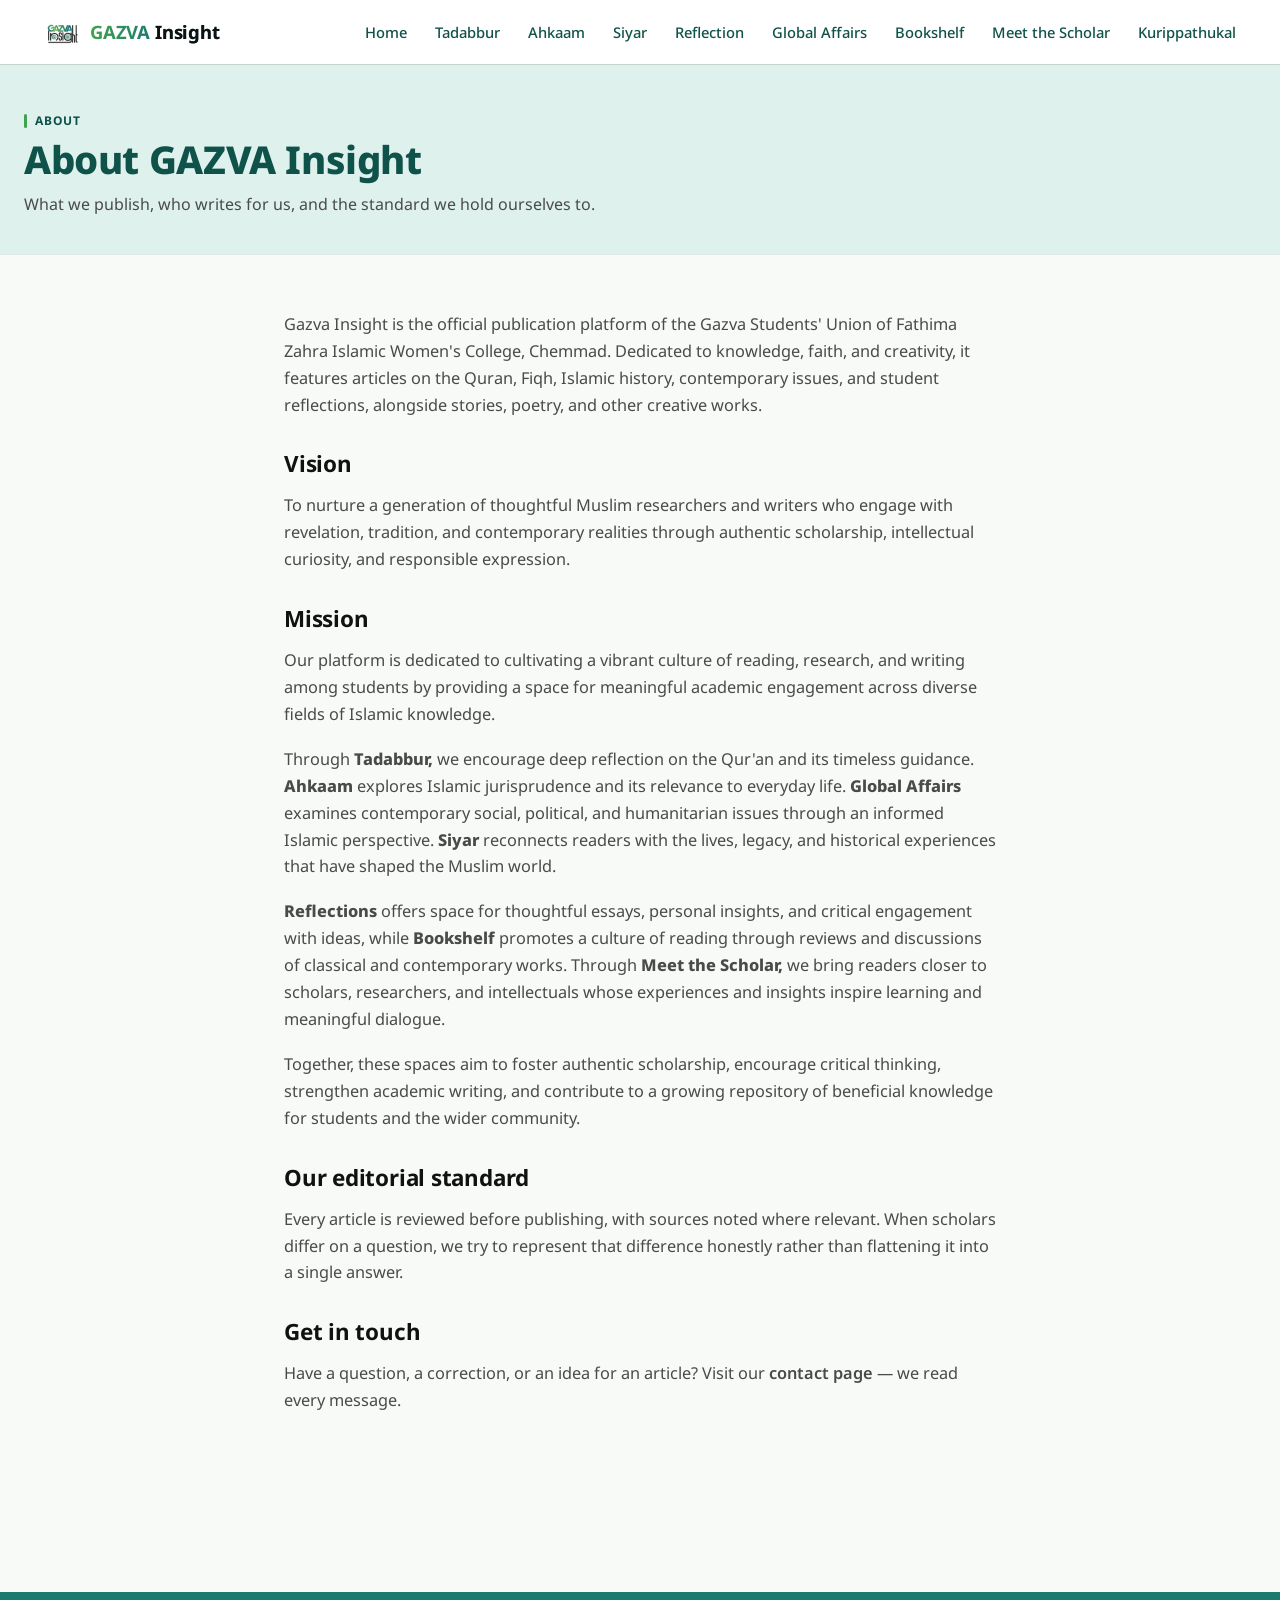
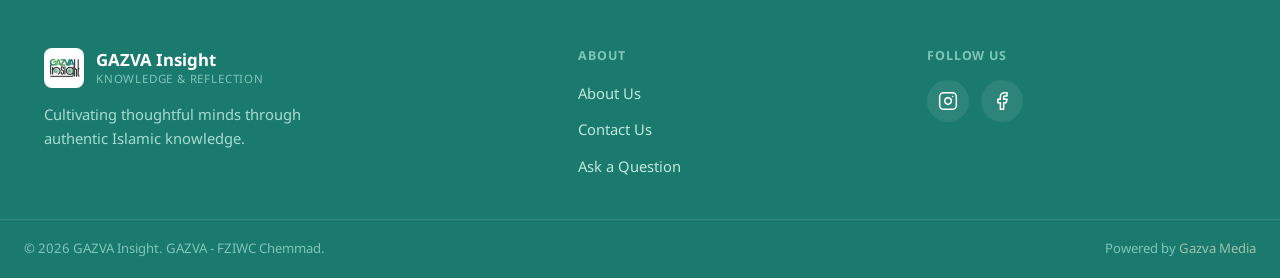
<file: about.html>
<!DOCTYPE html>
<html lang="en">
<head>
  <meta charset="UTF-8" />
  <meta name="viewport" content="width=device-width, initial-scale=1.0" />
  <title>About — Gazva Insight</title>
  <meta name="description" content="Learn about GAZVA Insights, our mission, vision, editorial values, and our commitment to promoting authentic Islamic knowledge through reading, research, and writing." />
  <link rel="preconnect" href="https://fonts.googleapis.com" />
  <link rel="preconnect" href="https://fonts.gstatic.com" crossorigin />
  <link href="https://fonts.googleapis.com/css2?family=Noto+Sans:wght@400;500;600;700;800&family=Noto+Sans+Malayalam:wght@400;500;600;700&display=swap" rel="stylesheet" />
  <link rel="stylesheet" href="css/styles.css" />
</head>
<body>
  <a href="#main" class="skip-link">Skip to content</a>

  <div id="siteHeader"></div>

  <main id="main">
    <div class="page-banner">
      <div class="page-banner__inner">
        <span class="eyebrow cat-general">About</span>
        <h1>About GAZVA Insight</h1>
        <p>What we publish, who writes for us, and the standard we hold ourselves to.</p>
      </div>
    </div>

    <section class="about-content">
      <p>Gazva Insight is the official publication platform of the Gazva Students' Union of Fathima Zahra Islamic Women's College, Chemmad. Dedicated to knowledge, faith, and creativity, it features articles on the Quran, Fiqh, Islamic history, contemporary issues, and student reflections, alongside stories, poetry, and other creative works.</p>
<h2>Vision</h2>
<p>To nurture a generation of thoughtful Muslim researchers and writers who engage with revelation, tradition, and contemporary realities through authentic scholarship, intellectual curiosity, and responsible expression.</p>
<h2>Mission</h2>
<p>Our platform is dedicated to cultivating a vibrant culture of reading, research, and writing among students by providing a space for meaningful academic engagement across diverse fields of Islamic knowledge. <br>

</p> <p>Through <span style="font-weight: 800;">Tadabbur,</span> we encourage deep reflection on the Qur'an and its timeless guidance. 
 <span style="font-weight: 800;">Ahkaam</span> explores Islamic jurisprudence and its relevance to everyday life.   <span style="font-weight: 800;">Global Affairs</span> examines contemporary social, political, and humanitarian issues through an informed Islamic perspective.  <span style="font-weight: 800;">Siyar</span> reconnects readers with the lives, legacy, and historical experiences that have shaped the Muslim world.</p>

 <p><span style="font-weight: 800;">Reflections</span> offers space for thoughtful essays, personal insights, and critical engagement with ideas, while  <span style="font-weight: 800;">Bookshelf</span> promotes a culture of reading through reviews and discussions of classical and contemporary works. Through  <span style="font-weight: 800;">Meet the Scholar,</span> we bring readers closer to scholars, researchers, and intellectuals whose experiences and insights inspire learning and meaningful dialogue.</p>

<p>Together, these spaces aim to foster authentic scholarship, encourage critical thinking, strengthen academic writing, and contribute to a growing repository of beneficial knowledge for students and the wider community.

</p>
      <h2>Our editorial standard</h2>
      <p>Every article is reviewed before publishing, with sources noted where relevant. When scholars differ on a question, we try to represent that difference honestly rather than flattening it into a single answer.</p>

      <h2>Get in touch</h2>
      <p>Have a question, a correction, or an idea for an article? Visit our <a href="contact.html" style="color: var(--forest-dark); font-weight: 600;">contact page</a> — we read every message.</p>
    </section>
  </main>

  <div id="siteFooter"></div>

  <script src="js/component.js"></script>
  <script src="js/form.js"></script>
  <script src="js/main.js"></script>
</body>
</html>
</file>
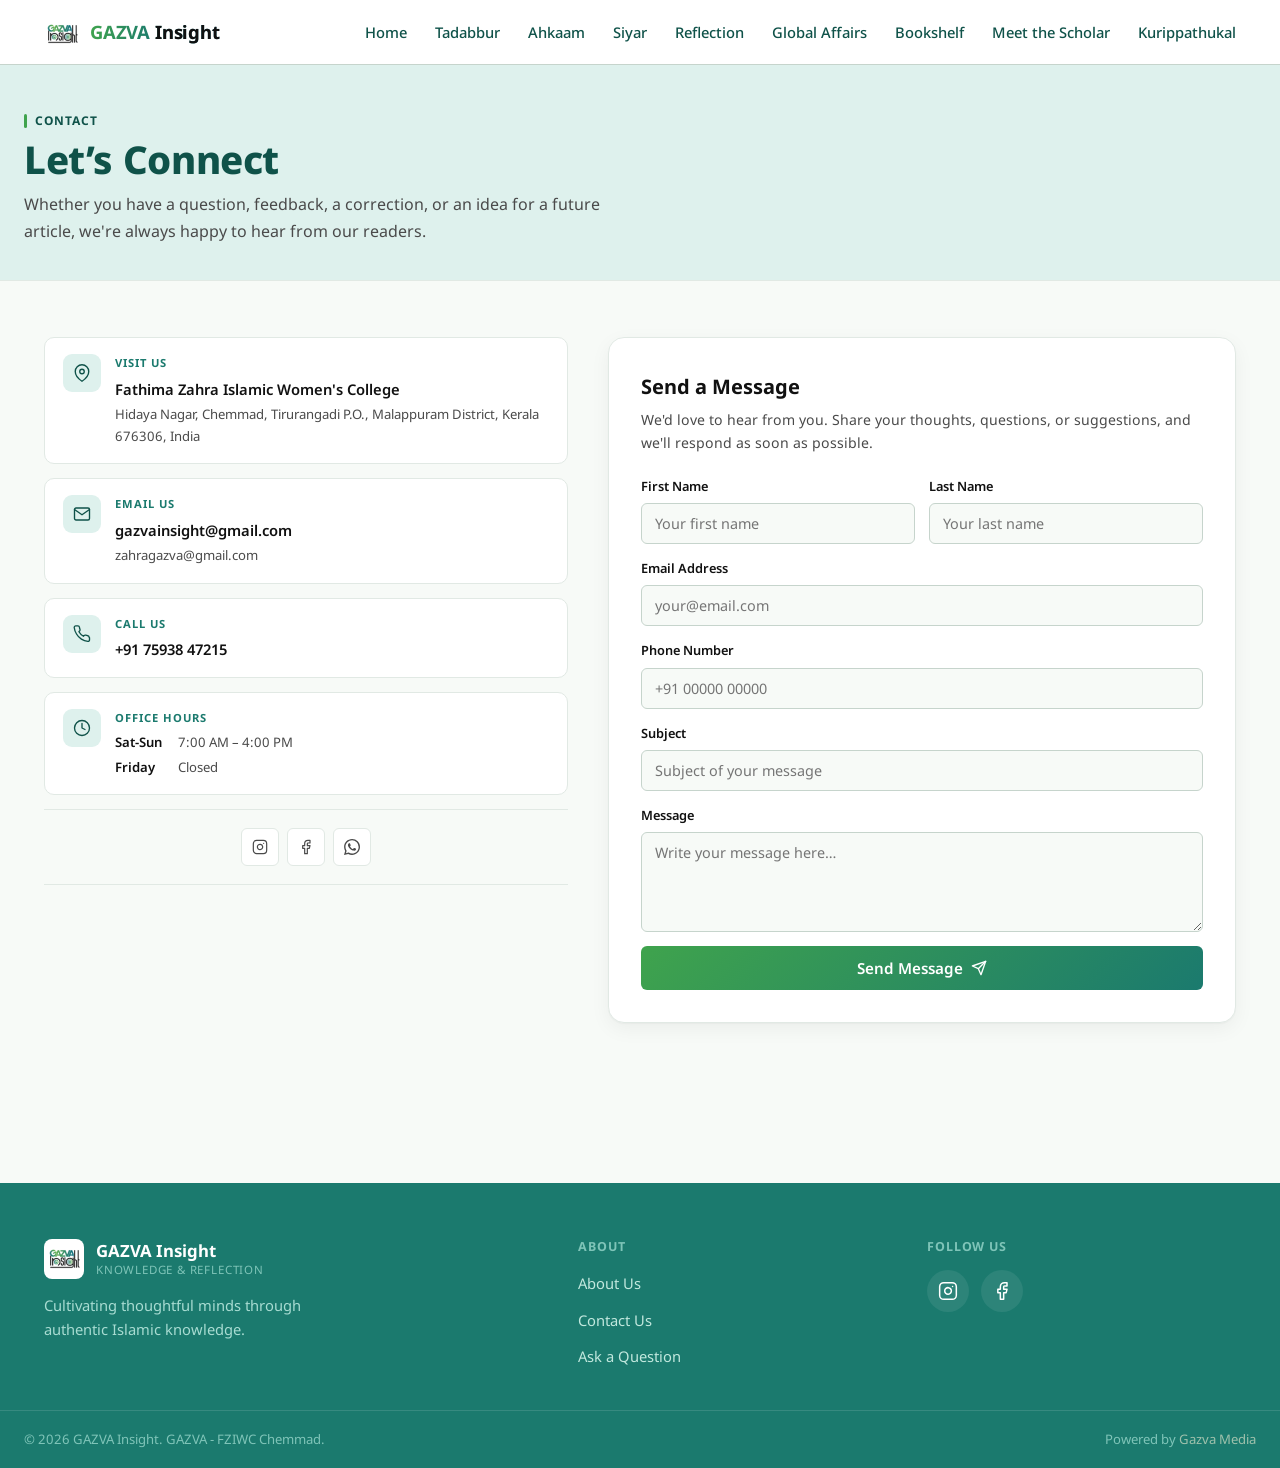
<file: contact.html>
<!DOCTYPE html>
<html lang="en">
<head>
  <meta charset="UTF-8" />
  <meta name="viewport" content="width=device-width, initial-scale=1.0" />
  <title>Contact — Gazva Insights</title>
  <meta name="description" content="Contact GAZVA Insights with your questions, feedback, article ideas, or collaboration inquiries. We'd love to hear from you." />
  <link rel="preconnect" href="https://fonts.googleapis.com" />
  <link rel="preconnect" href="https://fonts.gstatic.com" crossorigin />
  <link href="https://fonts.googleapis.com/css2?family=Noto+Sans:wght@400;500;600;700;800&family=Noto+Sans+Malayalam:wght@400;500;600;700&display=swap" rel="stylesheet" />
  <link rel="stylesheet" href="css/styles.css" />
</head>
<body>
  <a href="#main" class="skip-link">Skip to content</a>

  <div id="siteHeader"></div>

  <main id="main">
    <div class="page-banner">
      <div class="page-banner__inner">
        <span class="eyebrow cat-general">Contact</span>
        <h1>Let’s Connect</h1>
        <p>Whether you have a question, feedback, a correction, or an idea for a future article, we're always happy to hear from our readers.</p>
      </div>
    </div>
 

<section class="contact-section">
  <div class="contact-wrap">

    <!-- LEFT: Info -->
    <div class="contact-info">

      <div class="contact-info-card">
        <div class="cic-icon">
          <svg width="18" height="18" viewBox="0 0 24 24" fill="none" stroke="currentColor" stroke-width="1.8" stroke-linecap="round" stroke-linejoin="round" aria-hidden="true">
            <path d="M21 10c0 7-9 13-9 13s-9-6-9-13a9 9 0 0 1 18 0z"/><circle cx="12" cy="10" r="3"/>
          </svg>
        </div>
        <div>
          <p class="cic-label">Visit Us</p>
          <p class="cic-value">Fathima Zahra Islamic Women's College</p>
          <p class="cic-sub">Hidaya Nagar, Chemmad, Tirurangadi P.O., Malappuram District, Kerala 676306, India</p>
        </div>
      </div>

      <div class="contact-info-card">
        <div class="cic-icon">
          <svg width="18" height="18" viewBox="0 0 24 24" fill="none" stroke="currentColor" stroke-width="1.8" stroke-linecap="round" stroke-linejoin="round" aria-hidden="true">
            <path d="M4 4h16c1.1 0 2 .9 2 2v12c0 1.1-.9 2-2 2H4c-1.1 0-2-.9-2-2V6c0-1.1.9-2 2-2z"/><polyline points="22,6 12,13 2,6"/>
          </svg>
        </div>
        <div>
          <p class="cic-label">Email Us</p>
          <a class="cic-value" href="mailto:gazvainsights@gmail.com">gazvainsight@gmail.com</a>
          <p class="cic-sub"><a href="mailto:gazvafathimazahra@gmail.com">zahragazva@gmail.com</a></p>
        </div>
      </div>

      <div class="contact-info-card">
        <div class="cic-icon">
          <svg width="18" height="18" viewBox="0 0 24 24" fill="none" stroke="currentColor" stroke-width="1.8" stroke-linecap="round" stroke-linejoin="round" aria-hidden="true">
            <path d="M22 16.92v3a2 2 0 0 1-2.18 2 19.79 19.79 0 0 1-8.63-3.07A19.5 19.5 0 0 1 4.69 12a19.79 19.79 0 0 1-3.07-8.67A2 2 0 0 1 3.6 1.24h3a2 2 0 0 1 2 1.72c.127.96.361 1.903.7 2.81a2 2 0 0 1-.45 2.11L7.91 8.96a16 16 0 0 0 6 6l.92-.92a2 2 0 0 1 2.11-.45c.907.339 1.85.573 2.81.7a2 2 0 0 1 1.72 2.02z"/>
          </svg>
        </div>
        <div>
          <p class="cic-label">Call Us</p>
          <a class="cic-value" href="#">+91 75938 47215</a>
        </div>
      </div>

      <div class="contact-info-card">
        <div class="cic-icon">
          <svg width="18" height="18" viewBox="0 0 24 24" fill="none" stroke="currentColor" stroke-width="1.8" stroke-linecap="round" stroke-linejoin="round" aria-hidden="true">
            <circle cx="12" cy="12" r="10"/><polyline points="12 6 12 12 16 14"/>
          </svg>
        </div>
        <div style="width:100%">
          <p class="cic-label">Office Hours</p>
          <div class="cic-hours">
            <span class="cic-day">Sat-Sun</span><span class="cic-time">7:00 AM – 4:00 PM</span>
            <span class="cic-day">Friday</span><span class="cic-time">Closed</span>
          </div>
        </div>
      </div>

      <div class="contact-social-row">
  <a href="https://instagram.com/gazvafathimazahra/" class="contact-social-btn" target="_blank" rel="noopener">
    <svg width="16" height="16" viewBox="0 0 24 24" fill="none" stroke="currentColor" stroke-width="1.8" stroke-linecap="round" stroke-linejoin="round" aria-hidden="true">
      <rect x="2" y="2" width="20" height="20" rx="5"/>
      <path d="M16 11.37A4 4 0 1 1 12.63 8 4 4 0 0 1 16 11.37z"/>
      <line x1="17.5" y1="6.5" x2="17.51" y2="6.5"/>
    </svg>
</a>

  <a href="https://www.facebook.com/p/Fathima-Zahra-Islamic-Womens-College-Chemmad-Students-Union-GAZVA-100071198438474/" class="contact-social-btn" target="_blank" rel="noopener">
    <svg width="16" height="16" viewBox="0 0 24 24" fill="none" stroke="currentColor" stroke-width="1.8" stroke-linecap="round" stroke-linejoin="round" aria-hidden="true">
      <path d="M18 2h-3a5 5 0 0 0-5 5v3H7v4h3v8h4v-8h3l1-4h-4V7a1 1 0 0 1 1-1h3z"/>
    </svg>
  </a>


 <a href="https://wa.me/917593847215" class="contact-social-btn" target="_blank" rel="noopener">
  <svg width="16" height="16" viewBox="0 0 24 24" fill="currentColor" aria-hidden="true">
    <path d="M20.52 3.48A11.82 11.82 0 0 0 12.07 0C5.5 0 .15 5.35.15 11.92c0 2.1.55 4.15 1.59 5.96L0 24l6.29-1.65a11.9 11.9 0 0 0 5.78 1.47h.01C18.65 23.82 24 18.47 24 11.9c0-3.18-1.24-6.17-3.48-8.42ZM12.08 21.8h-.01a9.86 9.86 0 0 1-5.02-1.37l-.36-.21-3.73.98 1-3.64-.24-.37a9.83 9.83 0 0 1-1.52-5.27c0-5.44 4.43-9.87 9.88-9.87a9.8 9.8 0 0 1 6.98 2.89 9.8 9.8 0 0 1 2.89 6.98c0 5.44-4.43 9.88-9.87 9.88Zm5.42-7.4c-.3-.15-1.77-.87-2.04-.97-.27-.1-.47-.15-.67.15-.2.3-.77.97-.95 1.17-.17.2-.35.22-.65.07-.3-.15-1.27-.47-2.42-1.49-.89-.8-1.49-1.79-1.67-2.09-.17-.3-.02-.46.13-.61.13-.13.3-.35.45-.52.15-.17.2-.3.3-.5.1-.2.05-.37-.03-.52-.08-.15-.67-1.62-.92-2.22-.24-.58-.49-.5-.67-.51h-.57c-.2 0-.52.07-.8.37-.27.3-1.05 1.02-1.05 2.49s1.07 2.89 1.22 3.09c.15.2 2.1 3.2 5.08 4.48.71.31 1.27.49 1.7.63.72.23 1.38.2 1.9.12.58-.09 1.77-.72 2.02-1.42.25-.69.25-1.29.17-1.42-.08-.12-.28-.2-.58-.35Z"/>
  </svg>
</a>
      </div>
    </div>


    <!-- RIGHT: Form -->
    <div class="contact-form-wrap">
      <div id="formContent">
        <p class="contact-form-title">Send a Message</p>
        <p class="contact-form-sub">We'd love to hear from you. Share your thoughts, questions, or suggestions, and we'll respond as soon as possible.</p>

        <form id="contactForm" novalidate>
          <div class="cf-row">
            <div class="cf-group">
              <label for="firstName">First Name</label>
              <input type="text" id="firstName" name="firstName" placeholder="Your first name" required>
            </div>
            <div class="cf-group">
              <label for="lastName">Last Name</label>
              <input type="text" id="lastName" name="lastName" placeholder="Your last name">
            </div>
          </div>
          <div class="cf-group">
            <label for="email">Email Address</label>
            <input type="email" id="email" name="email" placeholder="your@email.com" required>
          </div>
          <div class="cf-group">
            <label for="phone">Phone Number</label>
            <input type="tel" id="phone" name="phone" placeholder="+91 00000 00000">
          </div>
          <div class="cf-group">
            <label for="subject">Subject</label>
            <input type="text" id="subject" name="subject" placeholder="Subject of your message" required>
          </div>
          <div class="cf-group">
            <label for="message">Message</label>
            <textarea id="message" name="message" placeholder="Write your message here…" required></textarea>
          </div>
          <button type="submit" class="cf-submit" id="submitBtn">
            Send Message
            <svg width="16" height="16" viewBox="0 0 24 24" fill="none" stroke="currentColor" stroke-width="2" stroke-linecap="round" stroke-linejoin="round" aria-hidden="true">
              <line x1="22" y1="2" x2="11" y2="13"/><polygon points="22 2 15 22 11 13 2 9 22 2"/>
            </svg>
          </button>
        </form>
      </div>

      <!-- Success state -->
      <div class="cf-success" id="formSuccess">
        <div class="cf-success-icon">
          <svg width="28" height="28" viewBox="0 0 24 24" fill="none" stroke="currentColor" stroke-width="2" stroke-linecap="round" stroke-linejoin="round" aria-hidden="true">
            <polyline points="20 6 9 17 4 12"/>
          </svg>
        </div>
        <p class="cf-success-title">Message Sent!</p>
        <p class="cf-success-text">Jazakallahu Khairan for reaching out.<br>We'll get back to you within 48 hours.</p>
        <button onclick="resetContactForm()" class="cf-reset-btn">Send Another Message</button>
      </div>
    </div>
</div>
  </div>
</section>
  </main>

  <div id="siteFooter"></div>

  <script src="js/component.js"></script>
  <script src="js/form.js"></script>
  <script src="js/main.js"></script>
  <script>
    document.addEventListener("DOMContentLoaded", function () {
      if (window.GazvaForms) {
        window.GazvaForms.bindWeb3Form("contactForm", "contactFormStatus", {
          subject: "New contact form submission — Gazva Insights",
        });
      }
    });
  </script>
</body>
</html>
</file>
<file: css/styles.css>
/* ==========================================================================
   GAZVA INSIGHTS — Global Stylesheet
   Design tokens + shared components (navbar, footer, cards, sidebar, forms)
   ========================================================================== */

:root {
  /* ── Core surfaces ── */
  --paper:          #F7FAF7;
  --paper-raised:   #FFFFFF;
  --ink:            #111111;
  --ink-soft:       #4A4A4A;
  --ink-muted:      #888888;

  /* ── Brand green (primary) — sampled from logo wordmark start ── */
  --leaf:           #3FA34D;
  --leaf-dark:      #2D7A3A;
  --leaf-light:     #E8F6EC;

  /* ── Brand teal (secondary) — sampled from logo mid-gradient ── */
  --teal:           #1B7A6E;
  --teal-dark:      #0F5249;
  --teal-light:     #DEF1ED;

  /* ── Teal-blue (accent) — sampled from logo end / "ht" letters ── */
  --blue:           #0E5C73;
  --blue-dark:      #094252;
  --blue-light:     #E1ECF5;

  /* ── Supporting tones ── */
  --mint:           #5FC07A;
  --teal-mid:       #2B8C68;
  --sky:            #3A8FC4;

  /* ── Logo gradient — matches the actual wordmark ── */
  --gradient-logo: linear-gradient(90deg, #3FA34D, #1B7A6E, #0E5C73);
  --primary-gradient: linear-gradient(135deg, #3FA34D, #1B7A6E);

  /* ── Borders ── */
  --line:           #E1E9E4;
  --line-strong:    #C6D4CC;

  /* ── Category wayfinding ── */
  --cat-tadabbur:       #1B7A6E;
  --cat-ahkaam:         #3FA34D;
  --cat-siyar:          #0E5C73;
  --cat-globalaffairs:  #4A4A4A;
  --cat-meetthescholar: #2B8C68;
  --cat-reflection:     #5FC07A;
  --cat-bookshelf:      #0F5249;
  --cat-kurippathukal:  #5FC07A;

  /* ── Type ── */
  --font-base:    "Noto Sans", "Noto Sans Malayalam", -apple-system, "Segoe UI", sans-serif;
  --font-display: "Noto Sans", "Noto Sans Malayalam", -apple-system, "Segoe UI", sans-serif;

  /* ── Layout ── */
  --max-width:     1240px;
  --radius-sm:     6px;
  --radius-md:     10px;
  --radius-lg:     16px;
  --shadow-card:   0 1px 2px rgba(17,17,17,0.04), 0 6px 20px rgba(17,17,17,0.05);
  --shadow-raised: 0 4px 10px rgba(17,17,17,0.06), 0 14px 32px rgba(17,17,17,0.08);
  --ease:          cubic-bezier(0.2, 0.7, 0.2, 1);
}

/* ---------- Reset ---------- */
* { box-sizing: border-box; }
html { scroll-behavior: smooth; }
body {
  margin: 0;
  font-family: var(--font-base);
  background: var(--paper);
  color: var(--ink);
  line-height: 1.65;
  -webkit-font-smoothing: antialiased;
}
img { max-width: 100%; display: block; }
a { color: inherit; text-decoration: none; }
ul { margin: 0; padding: 0; }
button { font-family: inherit; cursor: pointer; }
h1, h2, h3, h4 { font-family: var(--font-display); margin: 0; line-height: 1.25; letter-spacing: -0.01em; }
p { margin: 0; }

:focus-visible {
  outline: 2px solid var(--leaf);
  outline-offset: 3px;
  border-radius: 4px;
}

@media (prefers-reduced-motion: reduce) {
  *, *::before, *::after {
    animation-duration: 0.001ms !important;
    transition-duration: 0.001ms !important;
    scroll-behavior: auto !important;
  }
}

.container {
  max-width: var(--max-width);
  margin: 0 auto;
  padding: 0 24px;
}

/* ---------- Eyebrow ---------- */
.eyebrow {
  display: inline-flex;
  align-items: center;
  gap: 8px;
  font-size: 0.75rem;
  font-weight: 700;
  letter-spacing: 0.08em;
  text-transform: uppercase;
  color: var(--teal-dark);
}
.eyebrow::before {
  content: "";
  width: 3px;
  height: 14px;
  border-radius: 2px;
  background: var(--leaf);
  display: inline-block;
}

.eyebrow.cat-tadabbur::before        { background: var(--cat-tadabbur); }
.eyebrow.cat-ahkaam::before          { background: var(--cat-ahkaam); }
.eyebrow.cat-siyar::before           { background: var(--cat-siyar); }
.eyebrow.cat-globalaffairs::before   { background: var(--cat-globalaffairs); }
.eyebrow.cat-meetthescholar::before  { background: var(--cat-meetthescholar); }
.eyebrow.cat-reflection::before      { background: var(--cat-reflection); }
.eyebrow.cat-bookshelf::before       { background: var(--cat-bookshelf); }
.eyebrow.cat-kurippathukal::before   { background: var(--cat-kurippathukal); }

.eyebrow.cat-tadabbur        { color: var(--cat-tadabbur); }
.eyebrow.cat-ahkaam          { color: var(--cat-ahkaam); }
.eyebrow.cat-siyar           { color: var(--cat-siyar); }
.eyebrow.cat-globalaffairs   { color: var(--cat-globalaffairs); }
.eyebrow.cat-meetthescholar  { color: var(--cat-meetthescholar); }
.eyebrow.cat-reflection      { color: var(--cat-reflection); }
.eyebrow.cat-bookshelf       { color: var(--cat-bookshelf); }
.eyebrow.cat-kurippathukal   { color: #2D7A3A; }

/* ---------- Buttons ---------- */
.btn {
  display: inline-flex;
  align-items: center;
  justify-content: center;
  gap: 8px;
  padding: 12px 24px;
  border-radius: var(--radius-sm);
  font-size: 0.95rem;
  font-weight: 600;
  border: 1px solid transparent;
  transition: transform 0.15s var(--ease), box-shadow 0.15s var(--ease), background 0.15s var(--ease);
}
.btn-primary {
  background: linear-gradient(135deg, var(--leaf), var(--teal));
  color: #fff;
  border: none;
  font-size: 0.95rem;
  font-weight: 600;
  padding: 12px 28px;
  cursor: pointer;
  display: inline-flex;
  align-items: center;
  justify-content: center;
  gap: 8px;
  text-decoration: none;
  transition: opacity 0.15s var(--ease), transform 0.15s var(--ease);
}
.btn-primary:hover {
  opacity: 0.9;
  transform: translateY(-1px);
}
.btn-outline {
  background: transparent;
  border: 1px solid var(--teal);
  border-radius: var(--radius-sm);
  color: var(--teal);
}
.btn-outline:hover {
  background: var(--teal-light);
  color: var(--teal-dark);
  border-color: var(--teal);
}
.btn-block { width: 100%; }

/* ==========================================================================
   NAVBAR
   ========================================================================== */
.site-header {
  position: sticky;
  top: 0;
  z-index: 100;
  background: rgba(255, 255, 255, 0.96);
  backdrop-filter: blur(8px);
  border-bottom: 1px solid var(--line-strong);
}
.navbar {
  display: flex;
  align-items: center;
  justify-content: space-between;
  padding: 14px 24px;
  max-width: var(--max-width);
  margin: 0 auto;
}
.navbar__brand {
  display: flex;
  align-items: center;
  gap: 10px;
}
.navbar__logo {
  width: 36px;
  height: 36px;
  flex-shrink: 0;
}
.navbar__name {
  font-weight: 700;
  font-size: 1.15rem;
  letter-spacing: -0.01em;

  background: var(--gradient-logo);
  background-clip: text;
  -webkit-background-clip: text;

  color: transparent;
  -webkit-text-fill-color: transparent;
}
.navbar__name span {
  color: var(--ink);
  -webkit-text-fill-color: var(--ink);
}
.navbar__links {
  display: flex;
  align-items: center;
  gap: 28px;
  list-style: none;
}
.navbar__links a {
  font-size: 0.92rem;
  font-weight: 500;
  color: var(--teal-dark);
  position: relative;
  padding: 6px 0;
  transition: color 0.15s var(--ease);
}
.navbar__links a:hover {
  color: var(--leaf-dark);
}
.navbar__links a.is-active {
  color: var(--leaf-dark);
  font-weight: 700;
}
.navbar__toggle {
  display: none;
  background: none;
  border: none;
  padding: 6px;
}
.navbar__toggle svg { width: 24px; height: 24px; }

/* Navbar CTA button override */
.navbar .btn-primary {
  background: linear-gradient(135deg, var(--leaf), var(--teal));
  color: #fff;
}
.navbar .btn-primary:hover {
  opacity: 0.9;
}

@media (max-width: 860px) {
  .navbar__links {
    position: fixed;
    top: 65px;
    left: 0;
    right: 0;
    background: var(--teal-light);
    flex-direction: column;
    align-items: flex-start;
    gap: 4px;
    padding: 16px 24px 24px;
    border-bottom: 1px solid var(--line-strong);
    box-shadow: var(--shadow-raised);
    transform: translateY(-12px);
    opacity: 0;
    visibility: hidden;
    transition: transform 0.2s var(--ease), opacity 0.2s var(--ease), visibility 0.2s;
  }
  .navbar__links.is-open {
    transform: translateY(0);
    opacity: 1;
    visibility: visible;
  }
  .navbar__links a {
    width: 100%;
    padding: 10px 0;
  }
  .navbar__toggle { display: inline-flex; }
}
/* ── Navbar contact button + actions wrapper ── */
.navbar__actions {
  display: flex;
  align-items: center;
  gap: 12px;
  flex-shrink: 0;
}

.navbar__contact-btn {
  font-size: 0.88rem;
  padding: 9px 20px;
  border-radius: var(--radius-sm);
  white-space: nowrap;
}

/* Hide contact button on mobile — show it inside the open menu instead */
@media (max-width: 860px) {
  .navbar__contact-btn {
    display: none;
  }
}
/* ==========================================================================
   FOOTER
   ========================================================================== */
.site-footer {
  background: var(--teal);
  color: #E0F2F0;
  margin-top: 80px;
}
.footer__top {
  max-width: var(--max-width);
  margin: 0 auto;
  padding: 56px 24px 40px;
  display: grid;
  grid-template-columns: 1.6fr 1fr 1fr;
  gap: 40px;
}
.footer__brand {
  display: flex;
  align-items: center;
  gap: 10px;
  margin-bottom: 14px;
}
.footer__brand .navbar__logo { width: 32px; height: 32px; }
.footer__brand-name {
  font-weight: 700;
  font-size: 1.05rem;
  color: #fff;
}
.footer__tagline {
  color: #A8DCD2;
  font-size: 0.92rem;
  max-width: 320px;
}
.footer__heading {
  font-size: 0.78rem;
  font-weight: 700;
  letter-spacing: 0.07em;
  text-transform: uppercase;
  color: #7FC4B8;
  margin-bottom: 16px;
}
.footer__links { display: flex; flex-direction: column; gap: 10px; list-style: none; }
.footer__links a {
  color: #C2E8DE;
  font-size: 0.92rem;
  transition: color 0.15s var(--ease);
}
.footer__links a:hover { color: #fff; }
.footer__socials { display: flex; gap: 12px; margin-top: 16px; }
.footer__social-btn {
  width: 38px;
  height: 38px;
  border-radius: 50%;
  background: rgba(255,255,255,0.1);
  display: inline-flex;
  align-items: center;
  justify-content: center;
  transition: background 0.15s var(--ease), transform 0.15s var(--ease);
}
.footer__social-btn:hover {
  background: var(--leaf);
  transform: translateY(-2px);
}
.footer__social-btn svg { width: 18px; height: 18px; fill: #fff; }
.footer__bottom {
  border-top: 1px solid rgba(255,255,255,0.12);
  padding: 18px 24px;
}
.footer__bottom-inner {
  max-width: var(--max-width);
  margin: 0 auto;
  display: flex;
  justify-content: space-between;
  flex-wrap: wrap;
  gap: 8px;
  font-size: 0.82rem;
  color: #7FC4B8;
}

/* ── Brand column ── */
.footer__col--brand .footer__brand {
  display: flex;
  align-items: center;
  gap: 12px;
  margin-bottom: 14px;
}
.footer__logo-img {
  width: 40px;
  height: 40px;
  border-radius: 8px;
  object-fit: contain;
  flex-shrink: 0;
}
.footer__brand-text {
  display: flex;
  flex-direction: column;
  line-height: 1.25;
}
.footer__brand-subline {
  font-size: 0.72rem;
  color: #7FC4B8;
  letter-spacing: 0.07em;
  text-transform: uppercase;
  margin-top: 2px;
}

/* ── Follow Us ── */
.footer__links--social { display: flex; flex-direction: column; gap: 12px; }
.footer__links--social a {
  display: flex;
  align-items: center;
  gap: 10px;
  color: #C2E8DE;
  font-size: 0.92rem;
  transition: color 0.15s var(--ease);
}
.footer__links--social a:hover { color: #fff; }
.footer__follow-icon {
  width: 30px;
  height: 30px;
  border-radius: 50%;
  display: flex;
  align-items: center;
  justify-content: center;
  flex-shrink: 0;
  transition: transform 0.15s var(--ease);
}
.footer__links--social a:hover .footer__follow-icon { transform: translateY(-2px); }
.footer__follow-icon svg { width: 15px; height: 15px; }
.footer__follow-icon--insta {
  background: linear-gradient(135deg, #f09433, #e6683c, #dc2743, #cc2366, #bc1888);
  color: #fff;
}
.footer__follow-icon--fb  { background: #1877F2; color: #fff; }
.footer__follow-icon--wa  { background: #25D366; color: #fff; }

@media (max-width: 960px) {
  .footer__top { grid-template-columns: 1fr 1fr; gap: 32px; }
  .footer__col--brand { grid-column: span 2; }
}
@media (max-width: 760px) {
  .footer__top { grid-template-columns: 1fr; gap: 28px; }
  .footer__col--brand { grid-column: span 1; }
  .footer__bottom-inner { flex-direction: column; text-align: center; }
}

/* ==========================================================================
   LAYOUT: content + sidebar
   ========================================================================== */
.page-layout {
  display: grid;
  grid-template-columns: 1fr 320px;
  gap: 48px;
  max-width: var(--max-width);
  margin: 0 auto;
  padding: 48px 24px 80px;
  align-items: start;
}
.page-layout__main { min-width: 0; }

@media (max-width: 960px) {
  .page-layout { grid-template-columns: 1fr; }
}

/* ---------- Sidebar ---------- */
.ask-sidebar {
  position: sticky;
  top: 96px;
  background: var(--paper-raised);
  border: 1px solid var(--line);
  border-radius: var(--radius-lg);
  padding: 28px;
  box-shadow: var(--shadow-card);
}
.ask-sidebar__title {
  font-size: 1.15rem;
  font-weight: 700;
  margin-bottom: 6px;
  color: var(--teal-dark);
}
.ask-sidebar__desc {
  font-size: 0.88rem;
  color: var(--ink-soft);
  margin-bottom: 18px;
}
.ask-sidebar .form-field { margin-bottom: 14px; }

/* ==========================================================================
   FORMS
   ========================================================================== */
.form-field { display: flex; flex-direction: column; gap: 6px; }
.form-field label {
  font-size: 0.82rem;
  font-weight: 600;
  color: var(--ink);
}
.form-field input,
.form-field textarea,
.form-field select {
  font-family: inherit;
  font-size: 0.92rem;
  padding: 11px 13px;
  border: 1px solid var(--line-strong);
  border-radius: var(--radius-sm);
  background: var(--paper);
  color: var(--ink);
  transition: border-color 0.15s var(--ease), box-shadow 0.15s var(--ease);
  width: 100%;
}
.form-field textarea { resize: vertical; min-height: 96px; }
.form-field input:focus,
.form-field textarea:focus,
.form-field select:focus {
  border-color: var(--leaf);
  box-shadow: 0 0 0 3px rgba(63, 163, 77, 0.15);
  outline: none;
}
.form-status {
  font-size: 0.85rem;
  margin-top: 10px;
  padding: 10px 12px;
  border-radius: var(--radius-sm);
  display: none;
}
.form-status.is-visible { display: block; }
.form-status.is-success {
  background: var(--leaf-light);
  color: var(--leaf-dark);
}
.form-status.is-error {
  background: #FBEAEA;
  color: #A5302A;
}
.form-status.is-loading {
  background: var(--blue-light);
  color: var(--blue-dark);
}

/* ==========================================================================
   CARDS
   ========================================================================== */
.card {
  background: var(--paper-raised);
  border: 1px solid var(--line);
  border-radius: var(--radius-md);
  overflow: hidden;
  transition: transform 0.2s var(--ease), box-shadow 0.2s var(--ease), border-color 0.2s var(--ease);
  display: flex;
  flex-direction: column;
}
.card:hover {
  transform: translateY(-3px);
  box-shadow: var(--shadow-raised);
  border-color: var(--line-strong);
}
.card__media {
  aspect-ratio: 16/10;
  background: var(--teal-light);
  overflow: hidden;
}
.card__media img { width: 100%; height: 100%; object-fit: cover; }
.card__body { padding: 18px 20px 22px; display: flex; flex-direction: column; gap: 10px; flex: 1; }
.card__title {
  font-size: 1.05rem;
  font-weight: 700;
  color: var(--ink);
}
.card:hover .card__title { color: var(--teal-dark); }
.card__excerpt {
  font-size: 0.88rem;
  color: var(--ink-soft);
  flex: 1;
}
.card__meta {
  font-size: 0.78rem;
  color: var(--ink-muted);
  display: flex;
  align-items: center;
  gap: 6px;
  margin-top: auto;
}
.card__meta .dot { width: 3px; height: 3px; border-radius: 50%; background: var(--line-strong); }

.is-hidden { display: none !important; }

/* ── Mosaic ── */
.mosaic {
  display: grid;
  grid-template-columns: repeat(4, 1fr);
  grid-auto-rows: 1fr;
  gap: 20px;
}
.mosaic .card--lead { grid-column: span 2; grid-row: span 2; }
.mosaic .card--lead .card__media { aspect-ratio: 16/11; }
.mosaic .card--lead .card__title { font-size: 1.4rem; }
.mosaic .card--wide { grid-column: span 2; }

@media (max-width: 860px) {
  .mosaic { grid-template-columns: repeat(2, 1fr); }
  .mosaic .card--lead { grid-column: span 2; grid-row: span 1; }
  .mosaic .card--wide { grid-column: span 2; }
}
@media (max-width: 560px) {
  .mosaic { grid-template-columns: 1fr; }
  .mosaic .card--lead, .mosaic .card--wide { grid-column: span 1; }
}

/* ── Post grid ── */
.post-grid {
  display: grid;
  grid-template-columns: repeat(2, 1fr);
  gap: 22px;
}
@media (max-width: 700px) {
  .post-grid { grid-template-columns: 1fr; }
}

.load-more-wrap { display: flex; justify-content: center; margin-top: 36px; }

/* ==========================================================================
   HERO
   ========================================================================== */
.hero {
  border-bottom: 1px solid var(--line);
  background:
    radial-gradient(circle at 85% 20%, rgba(63, 163, 77, 0.07), transparent 55%),
    var(--paper);
}
.hero__inner {
  max-width: var(--max-width);
  margin: 0 auto;
  padding: 72px 24px 64px;
  display: grid;
  grid-template-columns: 1.1fr 0.9fr;
  gap: 56px;
  align-items: center;
}
.hero__eyebrow {
  font-size: 0.78rem;
  font-weight: 700;
  letter-spacing: 0.1em;
  text-transform: uppercase;
  color: var(--leaf);
  margin-bottom: 18px;
  display: block;
}
.hero-title {
  font-size: clamp(2.4rem, 5vw, 3.8rem);
  font-weight: 800;
  letter-spacing: -0.02em;
  margin-bottom: 18px;

  background: var(--primary-gradient);
  -webkit-background-clip: text;
  background-clip: text;
  color: transparent;
  -webkit-text-fill-color: transparent;
}
.hero-title span {
  color: var(--ink);
  -webkit-text-fill-color: var(--ink);
}
.hero__title .accent { color: var(--leaf); }
.hero__tagline {
  font-size: 1.08rem;
  color: var(--ink-soft);
  max-width: 480px;
  margin-bottom: 30px;
}
.hero__ctas { display: flex; gap: 14px; align-items: center; }
.hero__feature {
  background: var(--paper-raised);
  border: 1px solid var(--line);
  border-radius: var(--radius-lg);
  box-shadow: var(--shadow-raised);
  overflow: hidden;
}
.hero__feature-media { aspect-ratio: 16/10; background: var(--teal-light); }
.hero__feature-media img { width: 100%; height: 100%; object-fit: cover; }
.hero__feature-body { padding: 22px 24px 26px; }
.hero__feature-tag {
  font-size: 0.72rem;
  font-weight: 700;
  letter-spacing: 0.07em;
  text-transform: uppercase;
  color: var(--blue);
  margin-bottom: 8px;
  display: block;
}
.hero__feature-title { font-size: 1.2rem; font-weight: 700; margin-bottom: 8px; color: var(--ink); }
.hero__feature-excerpt { font-size: 0.9rem; color: var(--ink-soft); }

@media (max-width: 900px) {
  .hero__inner { grid-template-columns: 1fr; padding-top: 48px; }
}

/* ==========================================================================
   PAGE BANNER
   ========================================================================== */
.section-head {
  display: flex;
  align-items: baseline;
  justify-content: space-between;
  margin-bottom: 28px;
  flex-wrap: wrap;
  gap: 12px;
}
.section-head h1, .section-head h2 { font-size: 1.8rem; font-weight: 800; }
.section-head__desc { color: var(--ink-soft); font-size: 0.95rem; max-width: 560px; margin-top: 6px; }

.page-banner {
  border-bottom: 1px solid var(--line);
  padding: 44px 24px 36px;
  background: var(--teal-light);
}
.page-banner__inner { max-width: var(--max-width); margin: 0 auto; }
.page-banner h1 {
  font-size: clamp(1.8rem, 3vw, 2.4rem);
  font-weight: 800;
  color: var(--teal-dark);
}
.page-banner p { color: var(--ink-soft); margin-top: 8px; max-width: 600px; }

/* ==========================================================================
   ARTICLE PAGE
   ========================================================================== */
.article-header { margin-bottom: 28px; }
.article-header__title {
  font-size: clamp(1.7rem, 3vw, 2.3rem);
  font-weight: 800;
  margin: 12px 0 16px;
  color: var(--ink);
}
.article-meta {
  display: flex;
  align-items: center;
  gap: 14px;
  flex-wrap: wrap;
  font-size: 0.88rem;
  color: var(--ink-soft);
}
.article-meta__author { display: flex; align-items: center; gap: 10px; }
.article-meta__avatar {
  width: 38px;
  height: 38px;
  border-radius: 50%;
  background: var(--teal-light);
  flex-shrink: 0;
  overflow: hidden;
}
.article-meta__avatar img { width: 100%; height: 100%; object-fit: cover; }
.article-meta__name { font-weight: 700; color: var(--ink); display: block; }
.article-meta__role { font-size: 0.8rem; color: var(--ink-soft); }

.article-cover {
  width: 100%;
  aspect-ratio: 16/8;
  border-radius: var(--radius-lg);
  background: var(--teal-light);
  overflow: hidden;
  margin-bottom: 32px;
}
.article-cover img { width: 100%; height: 100%; object-fit: cover; }

.article-body { font-size: 1.04rem; color: var(--ink); max-width: 720px; }
.article-body p { margin-bottom: 20px; }
.article-body h2 { font-size: 1.4rem; font-weight: 700; margin: 36px 0 16px; }
.article-body blockquote {
  border-left: 3px solid var(--blue);
  background: var(--blue-light);
  margin: 28px 0;
  padding: 20px 24px;
  border-radius: 0 var(--radius-sm) var(--radius-sm) 0;
  font-size: 1.08rem;
  font-style: italic;
  color: var(--blue-dark);
}
.article-body blockquote cite {
  display: block;
  margin-top: 10px;
  font-size: 0.82rem;
  font-style: normal;
  font-weight: 700;
  color: var(--blue);
}

/* ── Share row ── */
.share-row {
  display: flex;
  align-items: center;
  gap: 14px;
  margin: 36px 0;
  padding: 20px 0;
  border-top: 1px solid var(--line);
  border-bottom: 1px solid var(--line);
}
.share-row__label { font-size: 0.85rem; font-weight: 700; color: var(--ink-soft); }
.share-btn {
  width: 40px;
  height: 40px;
  border-radius: 50%;
  display: inline-flex;
  align-items: center;
  justify-content: center;
  background: var(--teal-light);
  transition: background 0.15s var(--ease), transform 0.15s var(--ease);
}
.share-btn svg { width: 18px; height: 18px; fill: var(--teal-dark); }
.share-btn:hover { background: var(--leaf); transform: translateY(-2px); }
.share-btn:hover svg { fill: #fff; }

/* ── Comments ── */
.comments-section { margin-top: 48px; max-width: 720px; }
.comments-section h3 { font-size: 1.25rem; font-weight: 700; margin-bottom: 18px; }
.comment-form {
  background: var(--paper-raised);
  border: 1px solid var(--line);
  border-radius: var(--radius-md);
  padding: 24px;
}
.comment-form .form-field { margin-bottom: 16px; }
.comment-form-row { display: grid; grid-template-columns: 1fr 1fr; gap: 16px; }
@media (max-width: 560px) { .comment-form-row { grid-template-columns: 1fr; } }

/* ==========================================================================
   CONTACT PAGE
   ========================================================================== */
.contact-grid {
  display: grid;
  grid-template-columns: 0.85fr 1.15fr;
  gap: 48px;
  max-width: var(--max-width);
  margin: 0 auto;
  padding: 56px 24px 80px;
}
@media (max-width: 860px) { .contact-grid { grid-template-columns: 1fr; } }

.contact-cards { display: flex; flex-direction: column; gap: 16px; }
.contact-card {
  display: flex;
  gap: 16px;
  align-items: flex-start;
  background: var(--paper-raised);
  border: 1px solid var(--line);
  border-radius: var(--radius-md);
  padding: 20px;
  transition: border-color 0.15s var(--ease), box-shadow 0.15s var(--ease);
}
.contact-card:hover { border-color: var(--line-strong); box-shadow: var(--shadow-card); }
.contact-card__icon {
  width: 44px;
  height: 44px;
  border-radius: 50%;
  background: var(--teal-light);
  display: flex;
  align-items: center;
  justify-content: center;
  flex-shrink: 0;
}
.contact-card__icon svg { width: 20px; height: 20px; fill: var(--teal-dark); }
.contact-card__title { font-weight: 700; margin-bottom: 4px; color: var(--ink); }
.contact-card__detail { color: var(--ink-soft); font-size: 0.92rem; }
.contact-card__detail a { color: var(--teal); font-weight: 600; }
.contact-card__detail a:hover { color: var(--teal-dark); }

.contact-form-panel {
  background: var(--paper-raised);
  border: 1px solid var(--line);
  border-radius: var(--radius-lg);
  padding: 32px;
  box-shadow: var(--shadow-card);
}
.contact-form-row { display: grid; grid-template-columns: 1fr 1fr; gap: 16px; }
@media (max-width: 560px) { .contact-form-row { grid-template-columns: 1fr; } }

/* ── Floating contact ── */
.contact-floating {
  max-width: 720px;
  margin: 0 auto;
  padding: 56px 24px 80px;
}
.contact-floating__header { text-align: center; margin-bottom: 32px; }
.contact-floating__header p { color: var(--ink-soft); font-size: 0.95rem; }
.contact-channel-grid {
  display: grid;
  grid-template-columns: repeat(3, 1fr);
  gap: 14px;
  margin-bottom: 20px;
}
.contact-channel-card {
  display: flex;
  flex-direction: column;
  align-items: center;
  text-align: center;
  gap: 12px;
  background: var(--paper-raised);
  border: 1px solid var(--line);
  border-radius: var(--radius-lg);
  padding: 28px 16px;
  text-decoration: none;
  color: inherit;
  transition: border-color 0.15s var(--ease), box-shadow 0.15s var(--ease), transform 0.15s var(--ease);
}
.contact-channel-card:hover {
  border-color: var(--leaf);
  box-shadow: var(--shadow-card);
  transform: translateY(-2px);
}
.contact-channel-card__icon {
  width: 52px;
  height: 52px;
  border-radius: 50%;
  display: flex;
  align-items: center;
  justify-content: center;
}
.contact-channel-card__icon--green { background: var(--leaf-light);  color: var(--leaf-dark); }
.contact-channel-card__icon--amber { background: var(--blue-light);  color: var(--blue-dark); }
.contact-channel-card__icon--teal  { background: var(--teal-light);  color: var(--teal-dark); }
.contact-channel-card__title { font-weight: 700; font-size: 0.95rem; color: var(--ink); }
.contact-channel-card__sub   { font-size: 0.82rem; color: var(--ink-soft); word-break: break-all; }
.contact-social-row {
  display: flex;
  align-items: center;
  justify-content: center;
  gap: 14px;
  margin-bottom: 32px;
  padding: 18px 0;
  border-top: 1px solid var(--line);
  border-bottom: 1px solid var(--line);
}
.contact-social-row__label {
  font-size: 0.82rem;
  font-weight: 700;
  color: var(--ink-soft);
  text-transform: uppercase;
  letter-spacing: 0.07em;
}
.contact-social-row__icons { display: flex; gap: 10px; }
.contact-social-btn {
  width: 38px;
  height: 38px;
  border-radius: 50%;
  background: var(--teal-light);
  display: flex;
  align-items: center;
  justify-content: center;
  color: var(--teal-dark);
  transition: background 0.15s var(--ease), transform 0.15s var(--ease);
}
.contact-social-btn:hover {
  background: var(--leaf);
  color: #fff;
  transform: translateY(-2px);
}
.contact-form-panel h2 { font-size: 1.2rem; font-weight: 700; color: var(--ink); margin-bottom: 6px; }
.contact-form-panel > p { color: var(--ink-soft); font-size: 0.92rem; margin-bottom: 22px; }
.contact-form-panel .form-field { margin-bottom: 16px; }
.contact-form-panel .btn { margin-top: 4px; width: 100%; }

@media (max-width: 560px) {
  .contact-channel-grid { grid-template-columns: 1fr; }
  .contact-channel-card { flex-direction: row; text-align: left; padding: 18px 20px; }
  .contact-form-panel { padding: 22px 18px; }
}

/* ==========================================================================
   ABOUT PAGE
   ========================================================================== */
.about-content {
  max-width: 760px;
  margin: 0 auto;
  padding: 56px 24px 80px;
}
.about-content p { margin-bottom: 18px; color: var(--ink-soft); font-size: 1.02rem; }
.about-content h2 { font-size: 1.4rem; font-weight: 700; margin: 32px 0 14px; color: var(--ink); }

/* ==========================================================================
   UTILITY
   ========================================================================== */
.visually-hidden {
  position: absolute;
  width: 1px;
  height: 1px;
  overflow: hidden;
  clip: rect(0,0,0,0);
}
.skip-link {
  position: absolute;
  left: -9999px;
  top: 0;
  background: var(--leaf);
  color: #fff;
  padding: 10px 16px;
  z-index: 200;
}
.skip-link:focus { left: 12px; top: 12px; }

/* ==========================================================================
   HERO ANIMATION
   ========================================================================== */
.hero-title,
.hero-text,
.hero-buttons {
  opacity: 0;
  transform: scale(0.8);
  animation: zoomIn 0.8s ease-out forwards;
}
.hero-title   { animation-delay: 0.2s; }
.hero-text    { animation-delay: 0.5s; }
.hero-buttons { animation-delay: 0.8s; }

@keyframes zoomIn {
  from { opacity: 0; transform: scale(0.8); }
  to   { opacity: 1; transform: scale(1); }
}

/* ==========================================================================
   CONTACT PAGE — redesigned
   ========================================================================== */
.contact-divider {
  width: 44px;
  height: 3px;
  background: linear-gradient(90deg, var(--leaf), var(--teal), var(--blue));
  border-radius: 2px;
  margin: 14px 0 16px;
}

.contact-section {
  padding: 56px 0 80px;
}

.contact-wrap {
  max-width: var(--max-width);
  margin: 0 auto;
  padding: 0 24px;
  display: grid;
  grid-template-columns: 1fr 1.2fr;
  gap: 40px;
  align-items: start;
}

/* ── Info column ── */
.contact-info {
  display: flex;
  flex-direction: column;
  gap: 14px;
}

.contact-info-card {
  display: flex;
  align-items: flex-start;
  gap: 14px;
  background: var(--paper-raised);
  border: 1px solid var(--line);
  border-radius: var(--radius-md);
  padding: 16px 18px;
  transition: transform 0.3s ease, box-shadow 0.3s ease, border-color 0.15s var(--ease);
}

.contact-info-card:hover {
  transform: translateY(-6px);
  box-shadow: 0 16px 40px rgba(0,0,0,0.08);
  border-color: var(--teal);
}

.cic-icon {
  width: 38px;
  height: 38px;
  border-radius: 9px;
  background: var(--teal-light);
  display: flex;
  align-items: center;
  justify-content: center;
  flex-shrink: 0;
  color: var(--teal-dark);
  transition: transform 0.3s ease;
}

.contact-info-card:hover .cic-icon {
  transform: scale(1.08);
}

.cic-label {
  font-size: 0.7rem;
  font-weight: 700;
  letter-spacing: 0.09em;
  text-transform: uppercase;
  color: var(--teal);
  margin-bottom: 4px;
}

.cic-value {
  font-size: 0.92rem;
  font-weight: 600;
  color: var(--ink);
  text-decoration: none;
  display: block;
}

a.cic-value:hover { color: var(--teal); }

.cic-sub {
  font-size: 0.82rem;
  color: var(--ink-soft);
  margin-top: 3px;
}

.cic-sub a {
  color: var(--ink-soft);
  text-decoration: none;
}

.cic-sub a:hover { color: var(--teal); }

.cic-hours {
  display: grid;
  grid-template-columns: auto 1fr;
  gap: 3px 16px;
  margin-top: 4px;
}

.cic-day {
  font-size: 0.82rem;
  font-weight: 600;
  color: var(--ink);
}

.cic-time {
  font-size: 0.82rem;
  color: var(--ink-soft);
}

/* ── Social buttons ── */
.contact-social-row {
  display: flex;
  gap: 8px;
  flex-wrap: wrap;
}

.contact-social-btn {
  display: inline-flex;
  align-items: center;
  gap: 7px;
  padding: 8px 14px;
  border-radius: var(--radius-sm);
  border: 1px solid var(--line);
  background: var(--paper-raised);
  color: var(--ink-soft);
  font-size: 0.82rem;
  font-weight: 500;
  font-family: inherit;
  text-decoration: none;
  cursor: pointer;
  transition: all 0.15s var(--ease);
  line-height: 1;
}

.contact-social-btn svg {
  flex-shrink: 0;
  display: block;
}

.contact-social-btn:hover {
  border-color: var(--teal);
  color: var(--teal-dark);
  background: var(--teal-light);
}

/* ── Form panel ── */
.contact-form-wrap {
  background: var(--paper-raised);
  border: 1px solid var(--line);
  border-radius: var(--radius-lg);
  padding: 32px;
  box-shadow: var(--shadow-card);
  position: sticky;
  top: 96px;
}

.contact-form-title {
  font-size: 1.25rem;
  font-weight: 700;
  color: var(--ink);
  margin-bottom: 6px;
}

.contact-form-sub {
  font-size: 0.88rem;
  color: var(--ink-soft);
  margin-bottom: 22px;
  line-height: 1.6;
}

.cf-row {
  display: grid;
  grid-template-columns: 1fr 1fr;
  gap: 14px;
}

.cf-group {
  display: flex;
  flex-direction: column;
  gap: 6px;
  margin-bottom: 14px;
}

.cf-group label {
  font-size: 0.8rem;
  font-weight: 600;
  color: var(--ink);
}

.cf-group input,
.cf-group textarea,
.cf-group select {
  font-family: inherit;
  font-size: 0.9rem;
  padding: 10px 13px;
  border: 1px solid var(--line-strong);
  border-radius: var(--radius-sm);
  background: var(--paper);
  color: var(--ink);
  width: 100%;
  transition: border-color 0.15s var(--ease), box-shadow 0.15s var(--ease);
}

.cf-group textarea {
  resize: vertical;
  min-height: 100px;
}

.cf-group input:focus,
.cf-group textarea:focus,
.cf-group select:focus {
  border-color: var(--teal);
  box-shadow: 0 0 0 3px rgba(27, 122, 110, 0.12);
  outline: none;
}

.cf-submit {
  width: 100%;
  padding: 12px;
  border: none;
  border-radius: var(--radius-sm);
  background: linear-gradient(135deg, var(--leaf), var(--teal));
  color: #fff;
  font-family: inherit;
  font-size: 0.95rem;
  font-weight: 600;
  cursor: pointer;
  display: flex;
  align-items: center;
  justify-content: center;
  gap: 8px;
  margin-top: 4px;
  transition: opacity 0.15s var(--ease), transform 0.15s var(--ease);
}

.cf-submit:hover {
  opacity: 0.92;
  transform: translateY(-1px);
}

.cf-submit:disabled {
  opacity: 0.6;
  cursor: not-allowed;
  transform: none;
}

/* ── Success state ── */
.cf-success {
  display: none;
  flex-direction: column;
  align-items: center;
  text-align: center;
  padding: 40px 20px;
}

.cf-success.is-visible { display: flex; }

.cf-success-icon {
  width: 60px;
  height: 60px;
  border-radius: 50%;
  background: var(--leaf-light);
  color: var(--leaf-dark);
  display: flex;
  align-items: center;
  justify-content: center;
  margin-bottom: 20px;
}

.cf-success-title {
  font-size: 1.2rem;
  font-weight: 700;
  color: var(--ink);
  margin-bottom: 10px;
}

.cf-success-text {
  font-size: 0.9rem;
  color: var(--ink-soft);
  line-height: 1.7;
  margin-bottom: 20px;
}

.cf-reset-btn {
  padding: 9px 22px;
  border: 1px solid var(--teal);
  border-radius: var(--radius-sm);
  background: transparent;
  color: var(--teal);
  font-family: inherit;
  font-size: 0.88rem;
  font-weight: 600;
  cursor: pointer;
  transition: all 0.15s var(--ease);
}

.cf-reset-btn:hover {
  background: var(--teal-light);
}

/* ── Responsive ── */
@media (max-width: 860px) {
  .contact-wrap {
    grid-template-columns: 1fr;
  }
  .contact-form-wrap {
    position: static;
  }
}

@media (max-width: 560px) {
  .cf-row { grid-template-columns: 1fr; }
  .contact-form-wrap { padding: 22px 18px; }
  .contact-social-btn span { display: none; }
}

.footer__socials {
  display: flex;
  gap: 12px;
}

.footer__social-btn {
  display: flex;
  align-items: center;
  justify-content: center;
  width: 42px;
  height: 42px;
  border-radius: 50%;
  background: rgba(255,255,255,.08);
  color: #fff;
  transition: .25s ease;
}

.footer__social-btn:hover {
  transform: translateY(-3px);
}

.footer__social-btn svg {
  width: 20px;
  height: 20px;
  fill: none;
  stroke: currentColor;
}

/* ==========================================================================
   HOME PAGE — mobile card size fix
   ========================================================================== */
@media (max-width: 560px) {

  /* ── Mosaic cards ── */
  .mosaic {
    gap: 12px;
  }

  .mosaic .card__media {
    aspect-ratio: 16 / 7;
  }

  .mosaic .card--lead .card__media {
    aspect-ratio: 16 / 8;
  }

  .mosaic .card--lead .card__title {
    font-size: 1.05rem;
  }

  .mosaic .card__excerpt {
    display: -webkit-box;
    -webkit-line-clamp: 2;
    -webkit-box-orient: vertical;
    overflow: hidden;
    text-overflow: ellipsis;
    font-size: 0.82rem;
    line-height: 1.4;
  }

  .mosaic .card:nth-child(n+9) {
    display: none;
  }

  .mosaic .card__body {
    padding: 12px 14px 14px;
    gap: 6px;
  }

  /* ── Post grid cards ── */
  .post-grid .card__media {
    aspect-ratio: 16 / 7;
  }

  .post-grid .card__body {
    padding: 12px 14px 14px;
    gap: 6px;
  }
}

.card{
    opacity: 0;
    transform: translateY(40px);
    transition: opacity 1s ease,
                transform 1s ease;
}

.card.show{
    opacity: 1;
    transform: translateY(0);
}
</file>
